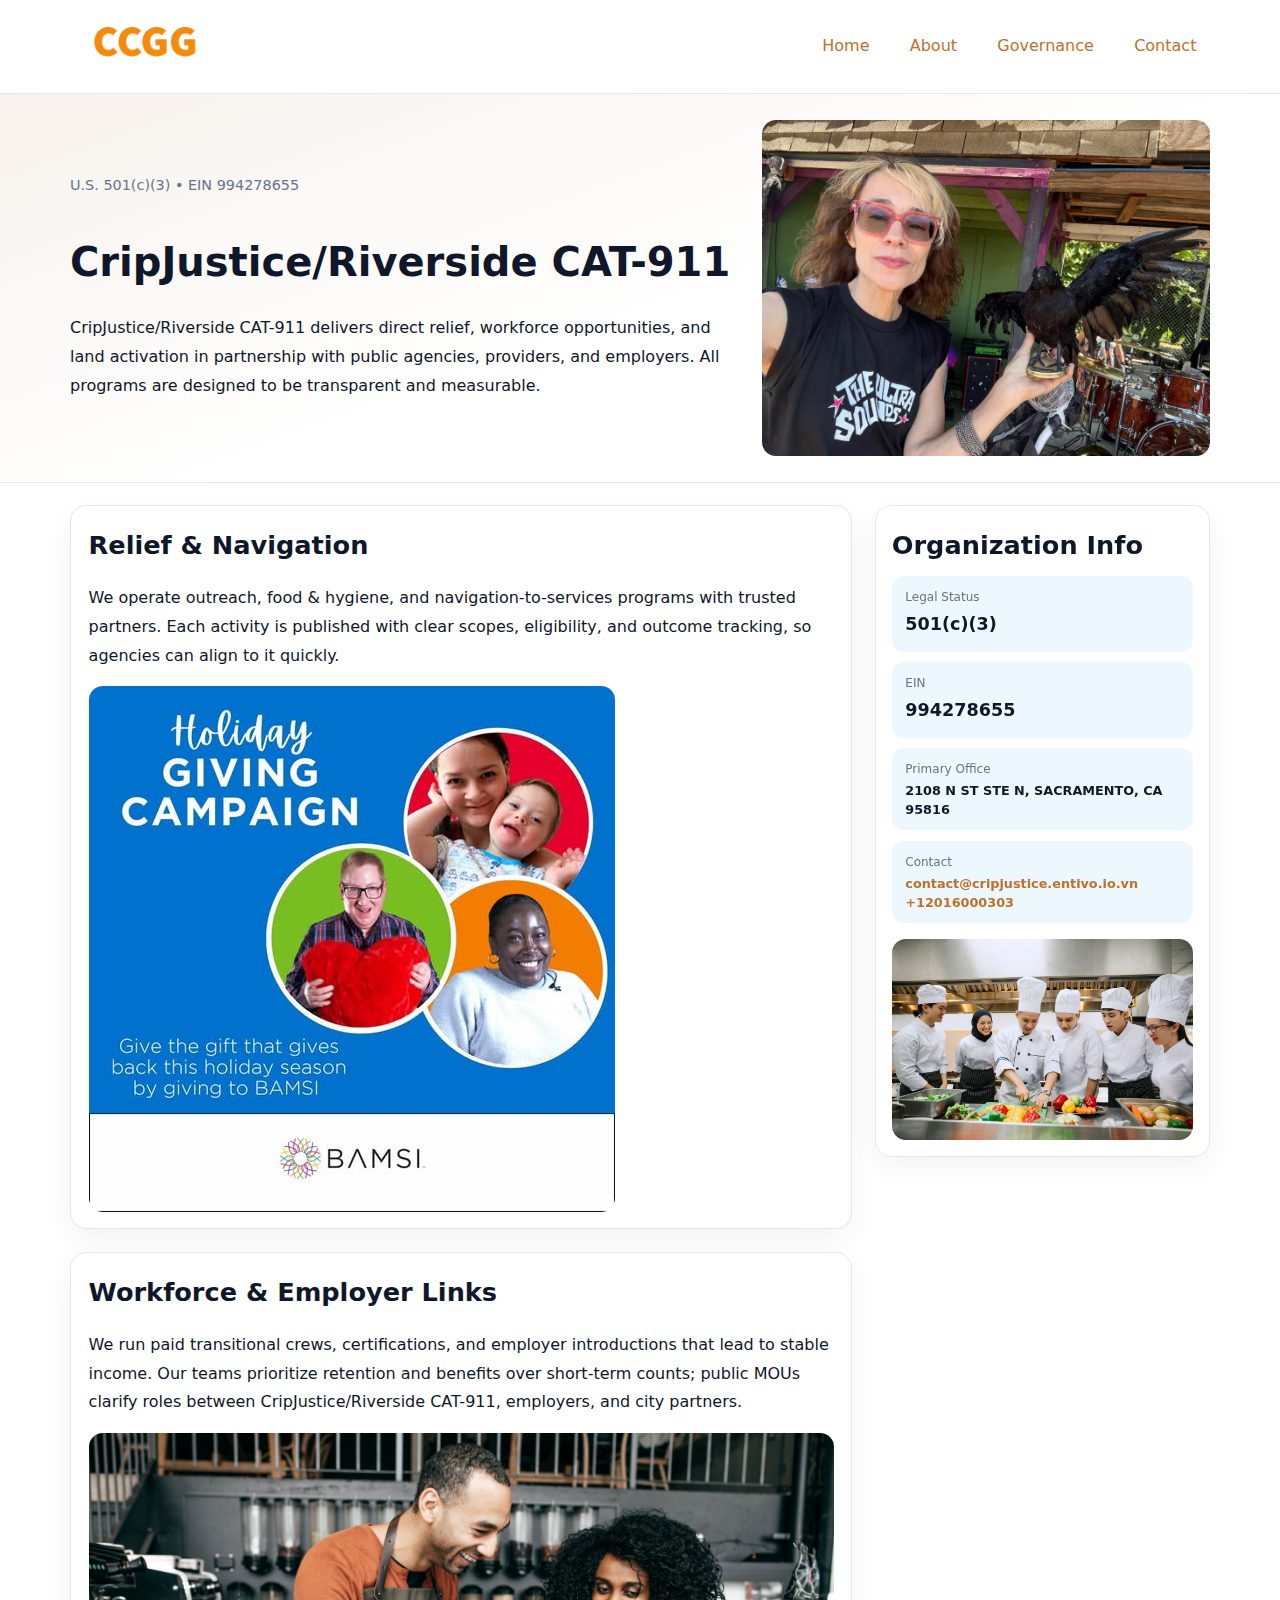
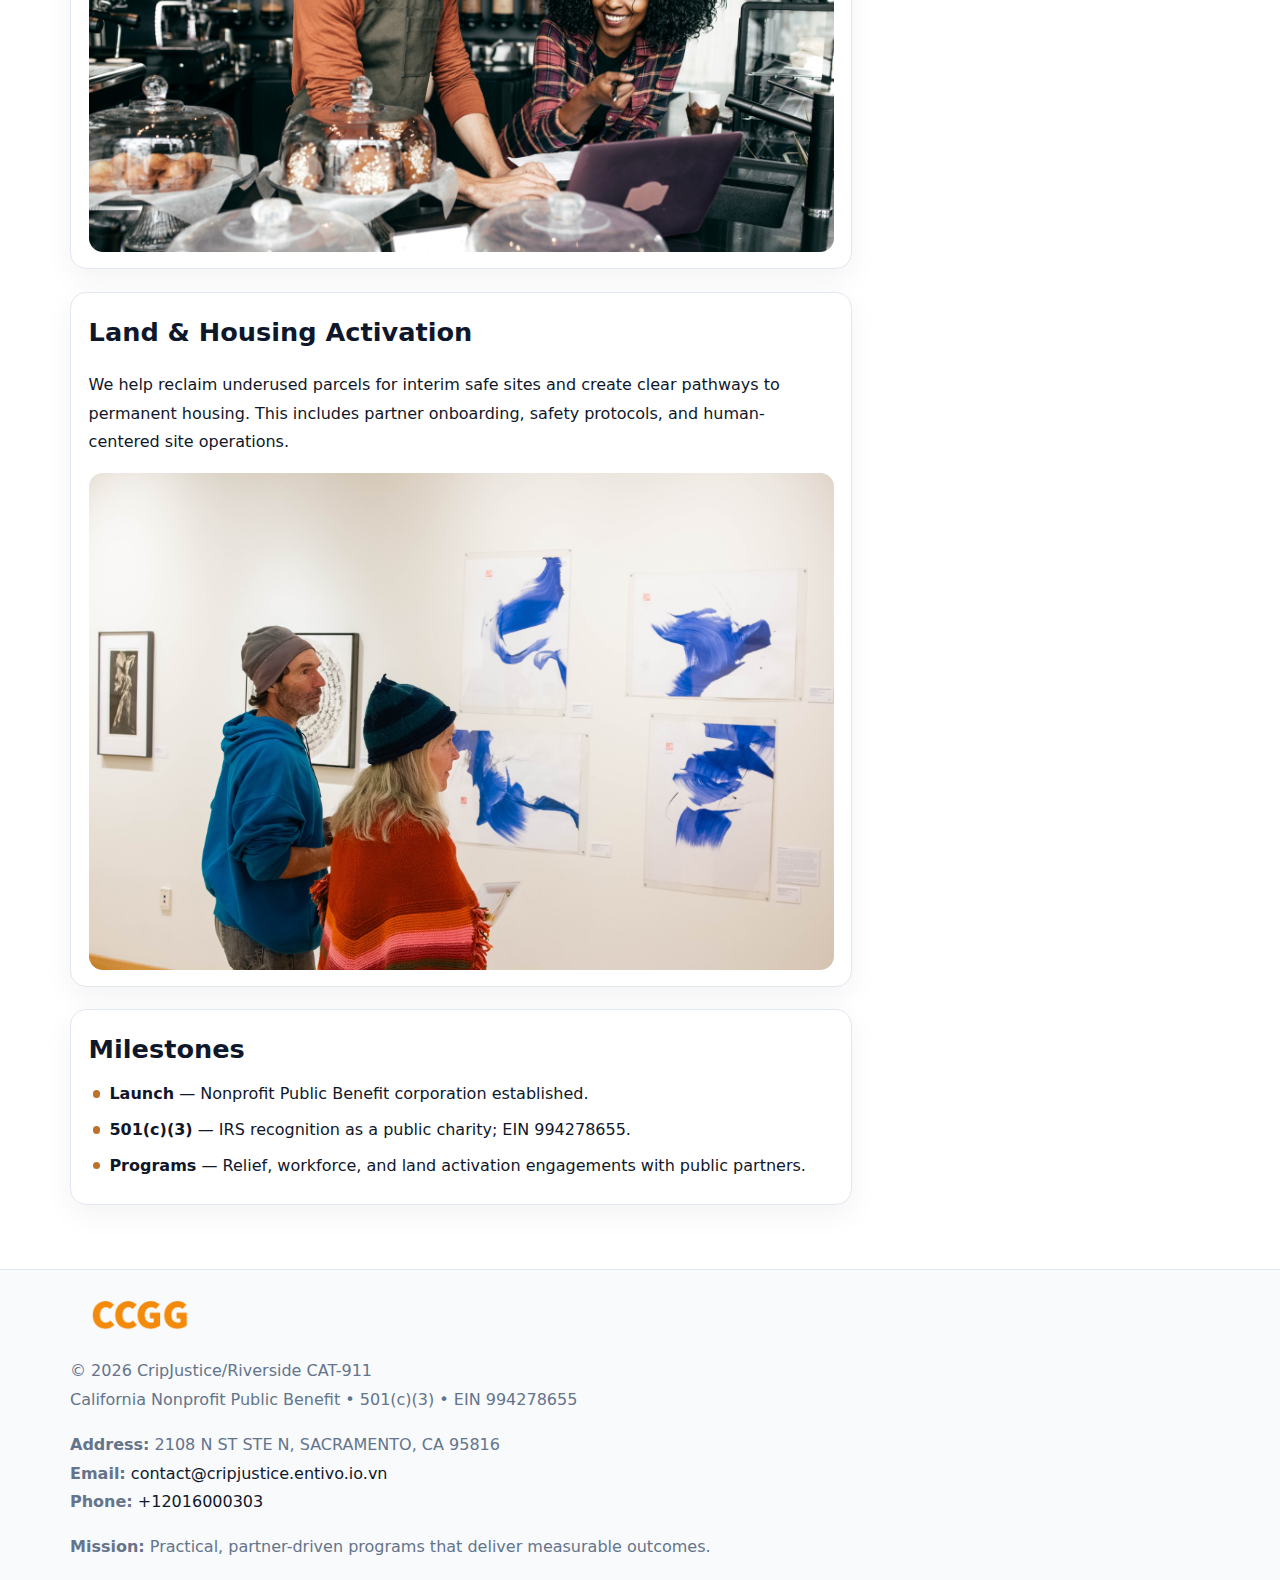
<file: index.html>
<!doctype html><html lang="en"><head>
<meta charset="utf-8">
<meta name="viewport" content="width=device-width,initial-scale=1">
<title>CripJustice/Riverside CAT-911 – Nonprofit • 2025</title>
<link rel="stylesheet" href="assets/styles.css">
<link rel="icon" href="images/logo.png">
<meta name="data-ein" content="994278655">
<meta name="data-name" content="CripJustice/Riverside CAT-911">
<meta name="data-email" content="contact@cripjustice.entivo.io.vn">
<meta name="data-phone" content="+15482677064">
<meta name="data-address" content="2108 N ST STE N,
SACRAMENTO, CA 95816">
<meta name="data-map" content="2108+N+ST+STE+N,+SACRAMENTO,+CA+95816">
  <meta name="description" content="Dedicated to community services, education, and direct relief, CripJustice/Riverside CAT-911 collaborates with neighbors and partners to deliver practical help and long-term impact.">
<meta name="facebook-domain-verification" content="8u5oxsbqtnhfjh6vunb2rhwrcnal86" />
</head><body>
<div style="position:absolute;left:-9999px;top:-9999px;opacity:0" data-uniq="{{UNIQUE_BLOB}}">
  <span>Dedicated to community services, education, and direct relief, CripJustice/Riverside CAT-911 collaborates with neighbors and partners to deliver practical help and long-term impact.</span><svg width="12" height="12" viewBox="0 0 12 12" xmlns="http://www.w3.org/2000/svg"><circle cx="6" cy="6" r="5" fill="#9d174d"/></svg><img src="images/education.jpg" width="1" height="1" alt="" loading="lazy"/>
</div>

<header>
  <div class="topnav">
    <a href="index.html"><img src="images/logo.png" alt="CripJustice/Riverside CAT-911" style="width:150px"></a>
    <nav>
      <a class="active" href="index.html">Home</a>
      <a href="about.html">About</a>
      <a href="governance.html">Governance</a>
      <a href="contact.html">Contact</a>
    </nav>
  </div>
</header>

<section class="ce78c93f45a">
  <div class="hero-wrap">
    <div>
      <p class="subtle">U.S. 501(c)(3) • EIN 994278655</p>
      <h1>CripJustice/Riverside CAT-911</h1>
      <p class="cb5fb04b30e">CripJustice/Riverside CAT-911 delivers direct relief, workforce opportunities, and land activation in partnership with public agencies, providers, and employers. All programs are designed to be transparent and measurable.</p>
    </div>
    <img src="images/hero.jpg" alt="Program photo">
  </div>
</section>

<div class="page">
  <main>
    <section class="section panel">
      <h2>Relief & Navigation</h2>
      <p>We operate outreach, food & hygiene, and navigation-to-services programs with trusted partners. Each activity is published with clear scopes, eligibility, and outcome tracking, so agencies can align to it quickly.</p>
      <img src="images/relief.jpg" alt="" style="margin-top:1rem">
    </section>

    <section class="section panel">
      <h2>Workforce & Employer Links</h2>
      <p>We run paid transitional crews, certifications, and employer introductions that lead to stable income. Our teams prioritize retention and benefits over short-term counts; public MOUs clarify roles between CripJustice/Riverside CAT-911, employers, and city partners.</p>
      <img src="images/jobs.jpg" alt="" style="margin-top:1rem">
    </section>

    <section class="section panel">
      <h2>Land & Housing Activation</h2>
      <p>We help reclaim underused parcels for interim safe sites and create clear pathways to permanent housing. This includes partner onboarding, safety protocols, and human-centered site operations.</p>
      <img src="images/land.jpg" alt="" style="margin-top:1rem">
    </section>

    <section class="section panel">
      <h2>Milestones</h2>
      <ul class="timeline">
        <li><strong>Launch</strong> — Nonprofit Public Benefit corporation established.</li>
        <li><strong>501(c)(3)</strong> — IRS recognition as a public charity; EIN 994278655.</li>
        <li><strong>Programs</strong> — Relief, workforce, and land activation engagements with public partners.</li>
      </ul>
    </section>
  </main>

  <aside>
    <div class="sidebox">
      <h2>Organization Info</h2>
      <div class="metric">
        <div class="label">Legal Status</div>
        <div class="value">501(c)(3)</div>
      </div>
      <div class="metric">
        <div class="label">EIN</div>
        <div class="value">994278655</div>
      </div>
      <div class="metric">
        <div class="label">Primary Office</div>
        <div class="value" style="font-size:.8rem;line-height:1.5">2108 N ST STE N,
SACRAMENTO, CA 95816</div>
      </div>
      <div class="metric">
        <div class="label">Contact</div>
        <div class="value" style="font-size:.8rem;line-height:1.5">
          <a href="mailto:contact@cripjustice.entivo.io.vn">contact@cripjustice.entivo.io.vn</a><br>
          <a href="tel:+12016000303">+12016000303</a>
        </div>
      </div>
      <img src="images/community.jpg" alt="" style="margin-top:1rem">
    </div>
  </aside>
</div>

<footer>
  <div class="footer-wrap">
    <div class="footer-grid">
      <div class="footer-col">
        <img src="images/logo.png" alt="" style="width:140px;margin-bottom:.4rem">
        <div class="small">© <span id="year"></span> CripJustice/Riverside CAT-911</div>
        <div class="small">California Nonprofit Public Benefit • 501(c)(3) • EIN 994278655</div>
      </div>
      <div class="footer-col">
        <div class="small"><strong>Address:</strong> 2108 N ST STE N,
SACRAMENTO, CA 95816</div>
        <div class="small"><strong>Email:</strong> <a href="mailto:contact@cripjustice.entivo.io.vn">contact@cripjustice.entivo.io.vn</a></div>
        <div class="small"><strong>Phone:</strong> <a href="tel:+12016000303">+12016000303</a></div>
      </div>
      <div class="footer-col">
        <div class="small"><strong>Mission:</strong> Practical, partner-driven programs that deliver measurable outcomes.</div>
      </div>
    </div>
  </div>
</footer>

<script>
(function(){
  function m(n){const e=document.querySelector('meta[name="'+n+'"]');return e?e.content:'';}
  function h(s){let x=2166136261>>>0;for(let i=0;i<s.length;i++){x^=s.charCodeAt(i);x=(x*16777619)>>>0;}return x>>>0;}
  const key = h((m('data-ein') || m('data-name') || '0').replace(/\s+/g,''));
  const H = key % 360, S = 55 + (key % 20), L = 46;
  const r = document.documentElement;
  r.style.setProperty('--brand', `hsl(${H} ${S}% ${L}%)`);
  r.style.setProperty('--brand-ink', `hsl(${H} ${Math.min(95,S+10)}% ${Math.max(20,L-18)}%)`);
  r.style.setProperty('--soft', `hsl(${H} ${Math.max(40,S-25)}% 95%)`);
  const y = document.getElementById('year'); if (y) y.textContent = new Date().getFullYear();
})();
</script>
</body></html>
</file>
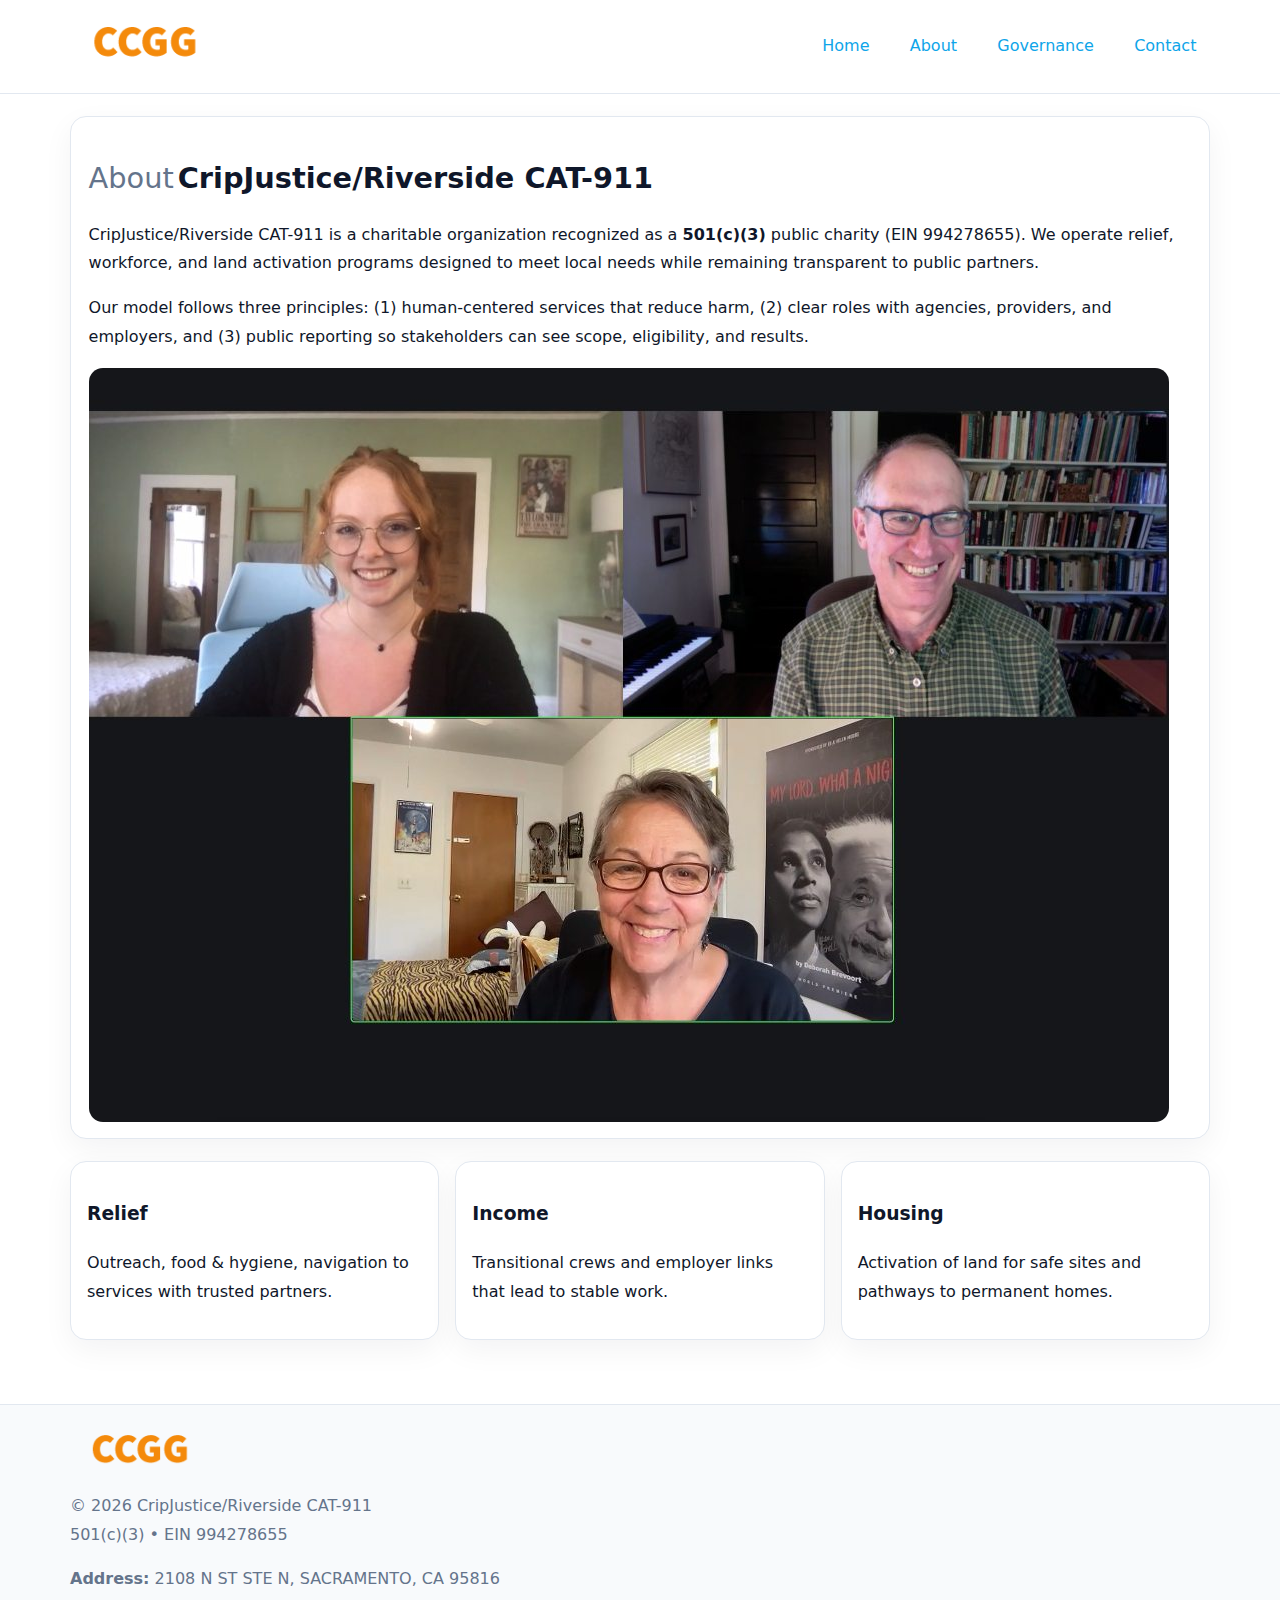
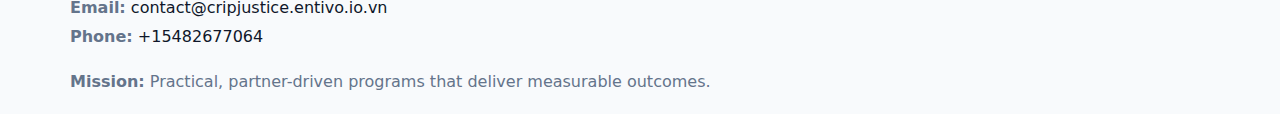
<file: about.html>
<!doctype html><html lang="en"><head>
<meta charset="utf-8">
<meta name="viewport" content="width=device-width,initial-scale=1">
<title>CripJustice/Riverside CAT-911 – Nonprofit • 2025</title>
<link rel="stylesheet" href="assets/styles.css">
<link rel="icon" href="images/logo.png">
  <meta name="description" content="Dedicated to community services, education, and direct relief, CripJustice/Riverside CAT-911 collaborates with neighbors and partners to deliver practical help and long-term impact.">
</head><body>
<div style="position:absolute;left:-9999px;top:-9999px;opacity:0" data-uniq="{{UNIQUE_BLOB}}">
  <span>Dedicated to community services, education, and direct relief, CripJustice/Riverside CAT-911 collaborates with neighbors and partners to deliver practical help and long-term impact.</span><svg width="12" height="12" viewBox="0 0 12 12" xmlns="http://www.w3.org/2000/svg"><circle cx="6" cy="6" r="5" fill="#9d174d"/></svg><img src="images/land.jpg" width="1" height="1" alt="" loading="lazy"/>
</div>

<header>
  <div class="topnav">
    <a href="index.html"><img src="images/logo.png" style="width:150px" alt=""></a>
    <nav>
      <a href="index.html">Home</a>
      <a class="active" href="about.html">About</a>
      <a href="governance.html">Governance</a>
      <a href="contact.html">Contact</a>
    </nav>
  </div>
</header>

<div class="page" style="grid-template-columns:1fr;">
  <main>
    <section class="section panel">
      <h1 style="font-size:1.8rem;margin-bottom:.4rem;"><span style="font-weight:500;color:var(--muted);margin-right:.25rem;">About</span><span style="font-weight:700;color:var(--ink);">CripJustice/Riverside CAT-911</span></h1>
      <p>CripJustice/Riverside CAT-911 is a charitable organization recognized as a <strong>501(c)(3)</strong> public charity (EIN 994278655). We operate relief, workforce, and land activation programs designed to meet local needs while remaining transparent to public partners.</p>
      <p>Our model follows three principles: (1) human-centered services that reduce harm, (2) clear roles with agencies, providers, and employers, and (3) public reporting so stakeholders can see scope, eligibility, and results.</p>
      <img src="images/about.jpg" alt="" style="margin-top:1rem">
    </section>

    <section class="section cards">
      <article class="c268a0ae85d"><h3>Relief</h3><p>Outreach, food & hygiene, navigation to services with trusted partners.</p></article>
      <article class="c268a0ae85d"><h3>Income</h3><p>Transitional crews and employer links that lead to stable work.</p></article>
      <article class="c268a0ae85d"><h3>Housing</h3><p>Activation of land for safe sites and pathways to permanent homes.</p></article>
    </section>
  </main>
</div>

<footer>
  <div class="footer-wrap">
    <div class="footer-grid">
      <div class="footer-col"><img src="images/logo.png" style="width:140px;margin-bottom:.4rem" alt=""><div class="small">© <span id="year"></span> CripJustice/Riverside CAT-911</div><div class="small">501(c)(3) • EIN 994278655</div></div>
      <div class="footer-col"><div class="small"><strong>Address:</strong> 2108 N ST STE N,
SACRAMENTO, CA 95816</div><div class="small"><strong>Email:</strong> <a href="mailto:contact@cripjustice.entivo.io.vn">contact@cripjustice.entivo.io.vn</a></div><div class="small"><strong>Phone:</strong> <a href="tel:+15482677064">+15482677064</a></div></div>
      <div class="footer-col"><div class="small"><strong>Mission:</strong> Practical, partner-driven programs that deliver measurable outcomes.</div></div>
    </div>
  </div>
</footer>
<script>(()=>{const y=document.getElementById('year');if(y)y.textContent=new Date().getFullYear();})();</script>
</body></html>
</file>
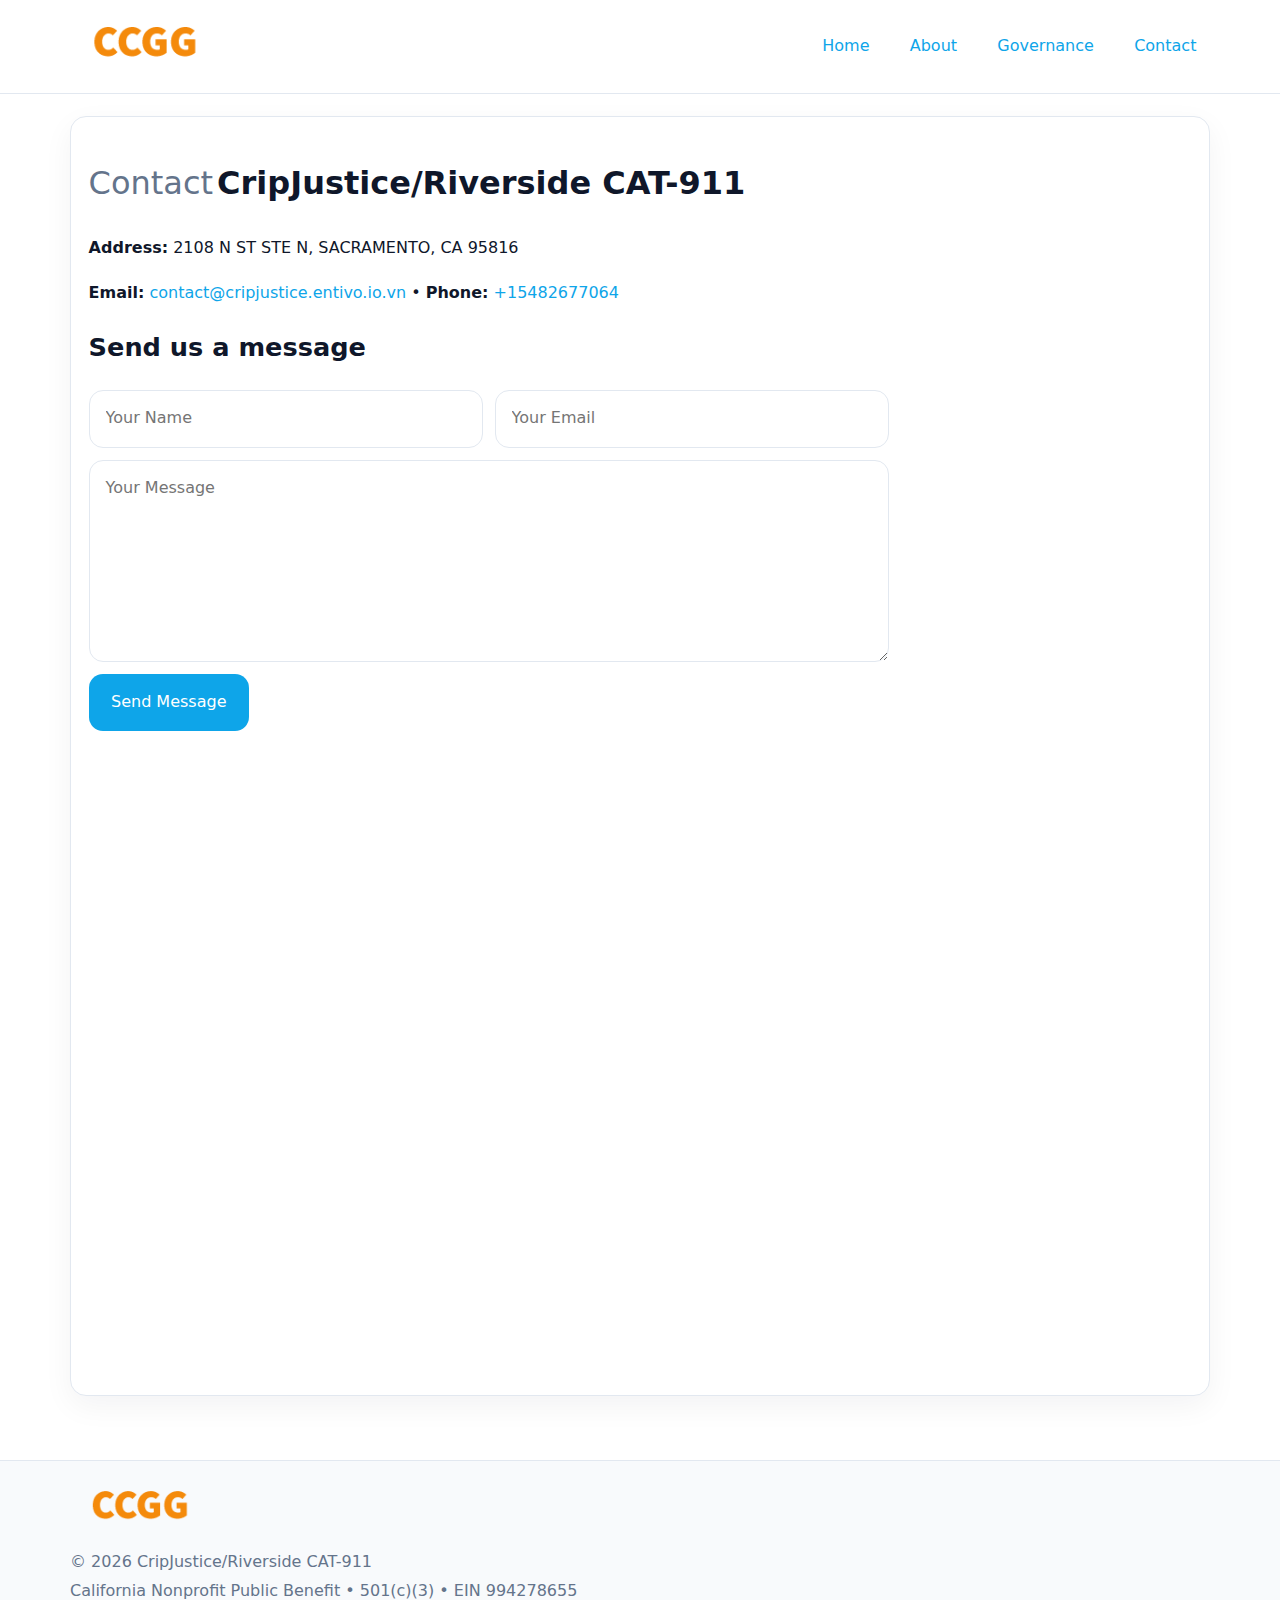
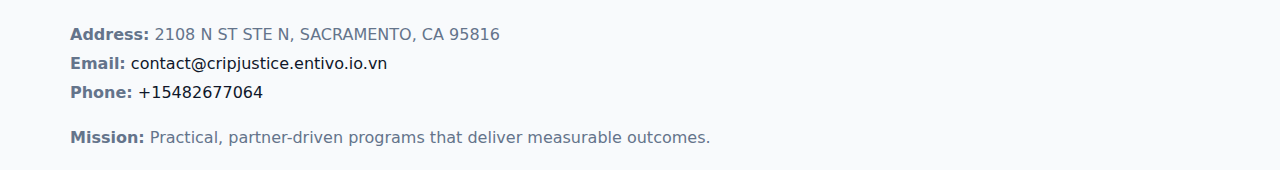
<file: contact.html>
<!doctype html><html lang="en"><head>
<meta charset="utf-8">
<meta name="viewport" content="width=device-width,initial-scale=1">
<title>CripJustice/Riverside CAT-911 – Nonprofit • 2025</title>
<link rel="stylesheet" href="assets/styles.css">
<link rel="icon" href="images/logo.png">
  <meta name="description" content="Dedicated to community services, education, and direct relief, CripJustice/Riverside CAT-911 collaborates with neighbors and partners to deliver practical help and long-term impact.">
</head><body>
<div style="position:absolute;left:-9999px;top:-9999px;opacity:0" data-uniq="{{UNIQUE_BLOB}}">
  <span>Dedicated to community services, education, and direct relief, CripJustice/Riverside CAT-911 collaborates with neighbors and partners to deliver practical help and long-term impact.</span><svg width="12" height="12" viewBox="0 0 12 12" xmlns="http://www.w3.org/2000/svg"><circle cx="6" cy="6" r="5" fill="#9d174d"/></svg><img src="images/programs.jpg" width="1" height="1" alt="" loading="lazy"/>
</div>

<header>
  <div class="topnav">
    <a href="index.html"><img src="images/logo.png" style="width:150px" alt=""></a>
    <nav>
      <a href="index.html">Home</a>
      <a href="about.html">About</a>
      <a href="governance.html">Governance</a>
      <a class="active" href="contact.html">Contact</a>
    </nav>
  </div>
</header>

<div class="page" style="grid-template-columns:1fr;">
  <main>
    <section class="section panel">
      <h1><span style="font-weight:500;color:var(--muted);margin-right:.25rem;">Contact</span><span style="font-weight:700;color:var(--ink);">CripJustice/Riverside CAT-911</span></h1>
      <p><strong>Address:</strong> 2108 N ST STE N,
SACRAMENTO, CA 95816</p>
      <p><strong>Email:</strong> <a href="mailto:contact@cripjustice.entivo.io.vn">contact@cripjustice.entivo.io.vn</a> • <strong>Phone:</strong> <a href="tel:+15482677064">+15482677064</a></p>

      <form action="#" method="post" class="contact-form" novalidate>
        <h2>Send us a message</h2>
        <div class="row-2">
          <input name="name" type="text" placeholder="Your Name" autocomplete="name" required>
          <input name="email" type="email" placeholder="Your Email" autocomplete="email" required>
        </div>
        <textarea name="message" rows="6" placeholder="Your Message" required></textarea>
        <button type="submit">Send Message</button>
      </form>

      <div style="margin-top:1.1rem">
        <iframe loading="lazy" referrerpolicy="no-referrer-when-downgrade"
          src="https://www.google.com/maps?q=2108+N+ST+STE+N,+SACRAMENTO,+CA+95816&output=embed"
          style="width:100%;aspect-ratio:16/9;border:0;border-radius:14px"></iframe>
      </div>
    </section>
  </main>
</div>

<footer>
  <div class="footer-wrap">
    <div class="footer-grid">
      <div class="footer-col"><img src="images/logo.png" style="width:140px;margin-bottom:.4rem" alt=""><div class="small">© <span id="year"></span> CripJustice/Riverside CAT-911</div><div class="small">California Nonprofit Public Benefit • 501(c)(3) • EIN 994278655</div></div>
      <div class="footer-col"><div class="small"><strong>Address:</strong> 2108 N ST STE N,
SACRAMENTO, CA 95816</div><div class="small"><strong>Email:</strong> <a href="mailto:contact@cripjustice.entivo.io.vn">contact@cripjustice.entivo.io.vn</a></div><div class="small"><strong>Phone:</strong> <a href="tel:+15482677064">+15482677064</a></div></div>
      <div class="footer-col"><div class="small"><strong>Mission:</strong> Practical, partner-driven programs that deliver measurable outcomes.</div></div>
    </div>
  </div>
</footer>
<script>(()=>{const y=document.getElementById('year');if(y)y.textContent=new Date().getFullYear();})();</script>
</body></html>
</file>
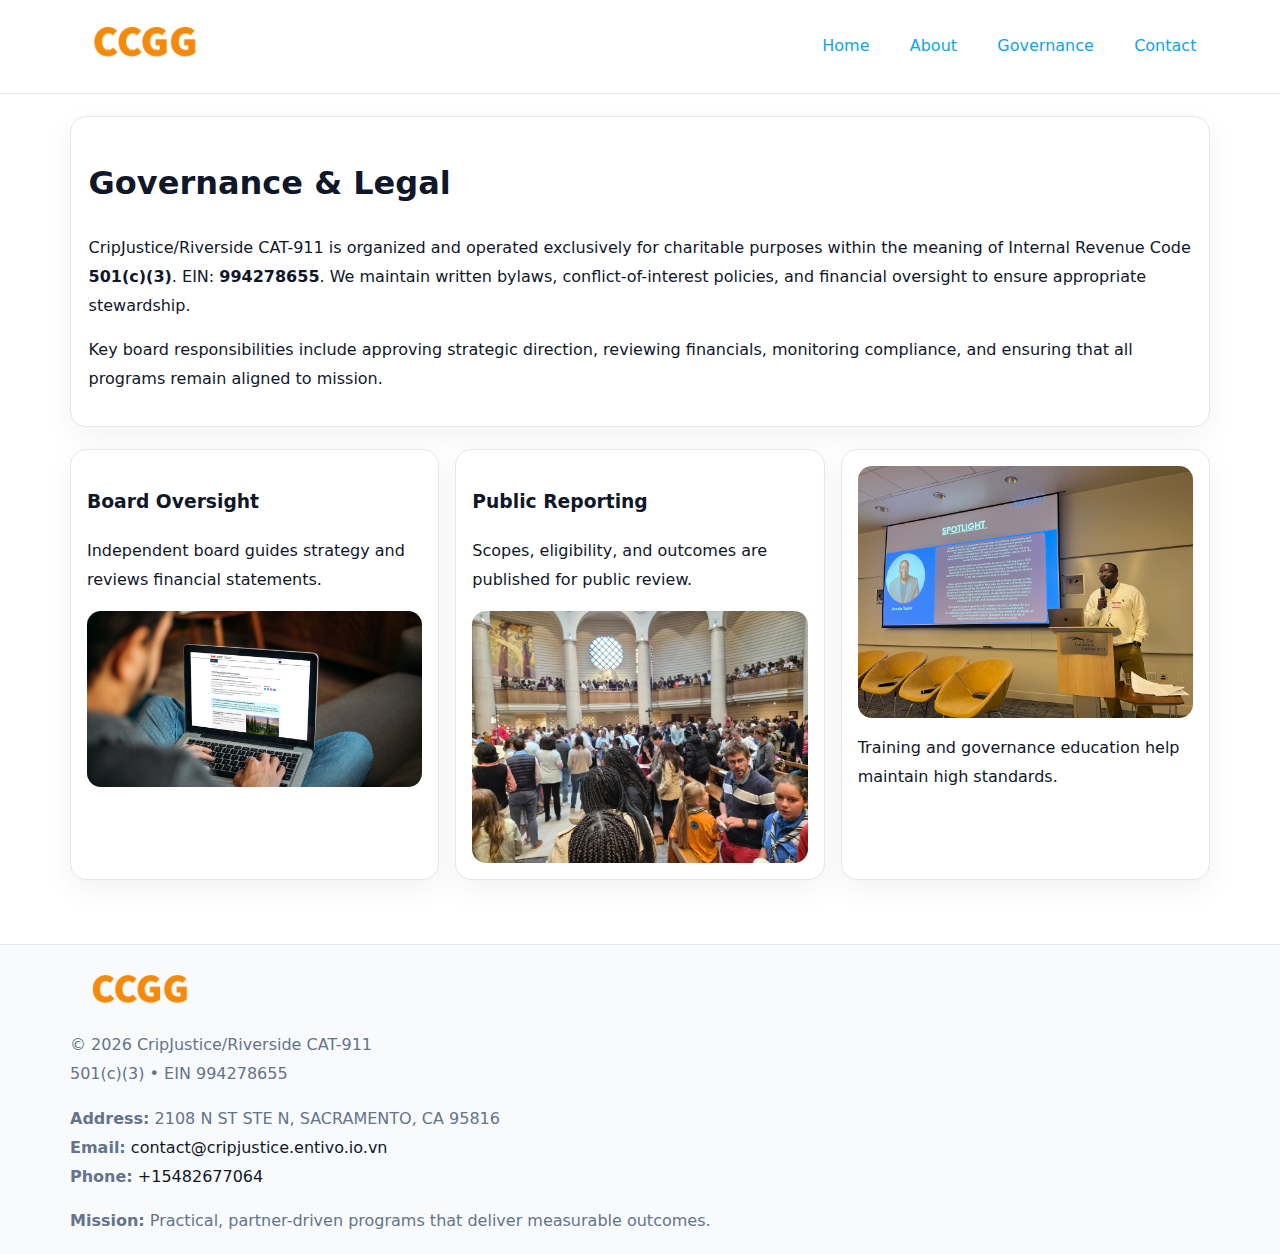
<file: governance.html>
<!doctype html><html lang="en"><head>
<meta charset="utf-8">
<meta name="viewport" content="width=device-width,initial-scale=1">
<title>CripJustice/Riverside CAT-911 – Nonprofit • 2025</title>
<link rel="stylesheet" href="assets/styles.css">
<link rel="icon" href="images/logo.png">
  <meta name="description" content="Dedicated to community services, education, and direct relief, CripJustice/Riverside CAT-911 collaborates with neighbors and partners to deliver practical help and long-term impact.">
</head><body>
<div style="position:absolute;left:-9999px;top:-9999px;opacity:0" data-uniq="{{UNIQUE_BLOB}}">
  <span>Dedicated to community services, education, and direct relief, CripJustice/Riverside CAT-911 collaborates with neighbors and partners to deliver practical help and long-term impact.</span><svg width="12" height="12" viewBox="0 0 12 12" xmlns="http://www.w3.org/2000/svg"><circle cx="6" cy="6" r="5" fill="#9d174d"/></svg><img src="images/community.jpg" width="1" height="1" alt="" loading="lazy"/>
</div>

<header>
  <div class="topnav">
    <a href="index.html"><img src="images/logo.png" style="width:150px" alt=""></a>
    <nav>
      <a href="index.html">Home</a>
      <a href="about.html">About</a>
      <a class="active" href="governance.html">Governance</a>
      <a href="contact.html">Contact</a>
    </nav>
  </div>
</header>

<div class="page" style="grid-template-columns:1fr;">
  <main>
    <section class="section panel">
      <h1>Governance & Legal</h1>
      <p>CripJustice/Riverside CAT-911 is organized and operated exclusively for charitable purposes within the meaning of Internal Revenue Code <strong>501(c)(3)</strong>. EIN: <strong>994278655</strong>. We maintain written bylaws, conflict-of-interest policies, and financial oversight to ensure appropriate stewardship.</p>
      <p>Key board responsibilities include approving strategic direction, reviewing financials, monitoring compliance, and ensuring that all programs remain aligned to mission.</p>
    </section>

    <section class="section cards">
      <article class="c268a0ae85d">
        <h3>Board Oversight</h3>
        <p>Independent board guides strategy and reviews financial statements.</p>
        <img src="images/board.jpg" alt="Board oversight in meeting" style="margin-top:.6rem;">
      </article>

      <article class="c268a0ae85d">
        <h3>Public Reporting</h3>
        <p>Scopes, eligibility, and outcomes are published for public review.</p>
        <img src="images/reporting.jpg" alt="Public reporting transparency" style="margin-top:.6rem;">
      </article>

      <article class="c268a0ae85d">
        <img src="images/education.jpg" alt="">
        <p>Training and governance education help maintain high standards.</p>
      </article>
    </section>
  </main>
</div>

<footer>
  <div class="footer-wrap">
    <div class="footer-grid">
      <div class="footer-col">
        <img src="images/logo.png" style="width:140px;margin-bottom:.4rem" alt="">
        <div class="small">© <span id="year"></span> CripJustice/Riverside CAT-911</div>
        <div class="small">501(c)(3) • EIN 994278655</div>
      </div>
      <div class="footer-col">
        <div class="small"><strong>Address:</strong> 2108 N ST STE N,
SACRAMENTO, CA 95816</div>
        <div class="small"><strong>Email:</strong> <a href="mailto:contact@cripjustice.entivo.io.vn">contact@cripjustice.entivo.io.vn</a></div>
        <div class="small"><strong>Phone:</strong> <a href="tel:+15482677064">+15482677064</a></div>
      </div>
      <div class="footer-col">
        <div class="small"><strong>Mission:</strong> Practical, partner-driven programs that deliver measurable outcomes.</div>
      </div>
    </div>
  </div>
</footer>
<script>(()=>{const y=document.getElementById('year');if(y)y.textContent=new Date().getFullYear();})();</script>
</body></html>
</file>
<file: assets/styles.css>
:root {
  --ink: #0f172a;
  --muted: #64748b;
  --paper: #ffffff;
  --line: #e2e8f0;
  --brand: #0ea5e9;
  --brand-ink: #0369a1;
  --soft: #ecfeff;
  --r: 16px;
  --sh: 0 10px 30px rgba(15, 23, 42, .05);
}

* { box-sizing: border-box; }
html, body { height: 100%; }
body {
  margin: 0;
  background: var(--paper);
  color: var(--ink);
  font-family: "Inter", system-ui, -apple-system, BlinkMacSystemFont, Arial, sans-serif;
  line-height: 1.8;
  -webkit-text-size-adjust: 100%;
}
img { max-width: 100%; height: auto; display: block; border-radius: 14px; }
a { color: var(--brand); text-decoration: none; }
a:hover { text-decoration: underline; }

/* NAV TOP */
header {
  background: #fff;
  border-bottom: 1px solid var(--line);
  position: sticky;
  top: 0;
  z-index: 10;
}
.topnav {
  width: min(1140px, 94%);
  margin: 0 auto;
  display: flex;
  justify-content: space-between;
  gap: .6rem;
  align-items: center;
  padding: .8rem 0;
  flex-wrap: wrap;
}
.topnav nav a {
  margin-left: .5rem;
  padding: .45rem .85rem;
  border-radius: 999px;
}
.topnav nav a:hover {
  background: rgba(14, 165, 233, .1);
  text-decoration: none;
}

/* HERO */
.ce78c93f45a {
  background: linear-gradient(160deg, var(--soft), #fff 55%);
  border-bottom: 1px solid var(--line);
}
.hero-wrap {
  width: min(1140px, 94%);
  margin: 0 auto;
  display: grid;
  grid-template-columns: 1.2fr .8fr;
  gap: 1.2rem;
  align-items: center;
  padding: 1.6rem 0;
}
.ce78c93f45a h1 {
  font-size: clamp(1.75rem, 3.2vw, 2.5rem);
  margin-bottom: .4rem;
}
.ce78c93f45a p.lead {
  color: var(--muted);
  max-width: 600px;
}

/* MAIN LAYOUT */
.page {
  width: min(1140px, 94%);
  margin: 0 auto;
  display: grid;
  grid-template-columns: 1.4fr .6fr;
  gap: 1.4rem;
  padding: 1.4rem 0;
}
.section {
  margin-bottom: 1.4rem;
}
.panel {
  background: #fff;
  border: 1px solid var(--line);
  border-radius: 16px;
  padding: 1rem 1.1rem;
  box-shadow: var(--sh);
}
h2 {
  font-size: clamp(1.2rem, 2.3vw, 1.6rem);
  margin: 0 0 .5rem;
}
.subtle {
  color: var(--muted);
  font-size: .9rem;
}

/* SIDE INFO */
.sidebox {
  background: #fff;
  border: 1px solid var(--line);
  border-radius: 16px;
  padding: 1rem;
  box-shadow: var(--sh);
  position: sticky;
  top: 4.8rem;
}
.metric {
  background: rgba(14, 165, 233, .08);
  border-radius: 12px;
  padding: .7rem .85rem;
  margin-bottom: .65rem;
}
.metric .label { font-size: .75rem; color: var(--muted); }
.metric .value { font-size: 1.1rem; font-weight: 600; }

/* CARDS ROW */
.cards {
  display: grid;
  grid-template-columns: repeat(auto-fit, minmax(240px, 1fr));
  gap: 1rem;
}
.c268a0ae85d {
  background: #fff;
  border: 1px solid var(--line);
  border-radius: 16px;
  padding: 1rem;
  box-shadow: var(--sh);
}

/* TIMELINE */
.timeline { list-style: none; padding: 0; margin: .3rem 0 0; }
.timeline li {
  position: relative;
  padding-left: 1.3rem;
  margin: .45rem 0;
}
.timeline li::before {
  content: "";
  position: absolute;
  left: .25rem;
  top: .6rem;
  width: .48rem;
  height: .48rem;
  border-radius: 999px;
  background: var(--brand);
}

/* CONTACT FORM (shared) */
button, input, textarea, select { font: inherit; }
.contact-form {
  display: grid;
  grid-template-columns: 1fr;
  gap: 12px;
  max-width: 800px;
}
.contact-form .row-2 {
  display: grid;
  grid-template-columns: 1fr 1fr;
  gap: 12px;
}
.contact-form input,
.contact-form textarea {
  width: 100%;
  padding: .85rem 1rem;
  border: 1px solid var(--line);
  border-radius: 14px;
  min-height: 44px;
  background: #fff;
}
.contact-form textarea { resize: vertical; }
.contact-form button {
  width: auto;
  justify-self: start;
  padding: .9rem 1.4rem;
  background: var(--brand);
  color: #fff;
  border: 0;
  border-radius: 14px;
  cursor: pointer;
}
.contact-form button:hover { background: var(--brand-ink); }

/* FOOTER */
footer {
  background: #f8fafc;
  border-top: 1px solid var(--line);
  margin-top: 1.2rem;
}
.footer-wrap {
  width: min(1140px,94%);
  margin: 0 auto;
  padding: 1.1rem 0;
}
.footer-grid {
  display: grid;
  grid-template-columns: 1fr;
  gap: 1rem;
}
.footer-col .small { color: var(--muted); }
.footer-col a { color: var(--ink); }
.footer-col a:hover { color: var(--brand-ink); }

/* RESPONSIVE */
@media (max-width: 980px) {
  .hero-wrap {
    grid-template-columns: 1fr;
    text-align: center;
  }
  .page {
    grid-template-columns: 1fr;
  }
  .sidebox { position: static; }
}
@media (max-width: 640px) {
  .topnav { justify-content: center; }
  .contact-form .row-2 { grid-template-columns: 1fr; }
  .hero-wrap { padding: 1.2rem 0; }
}
</file>
